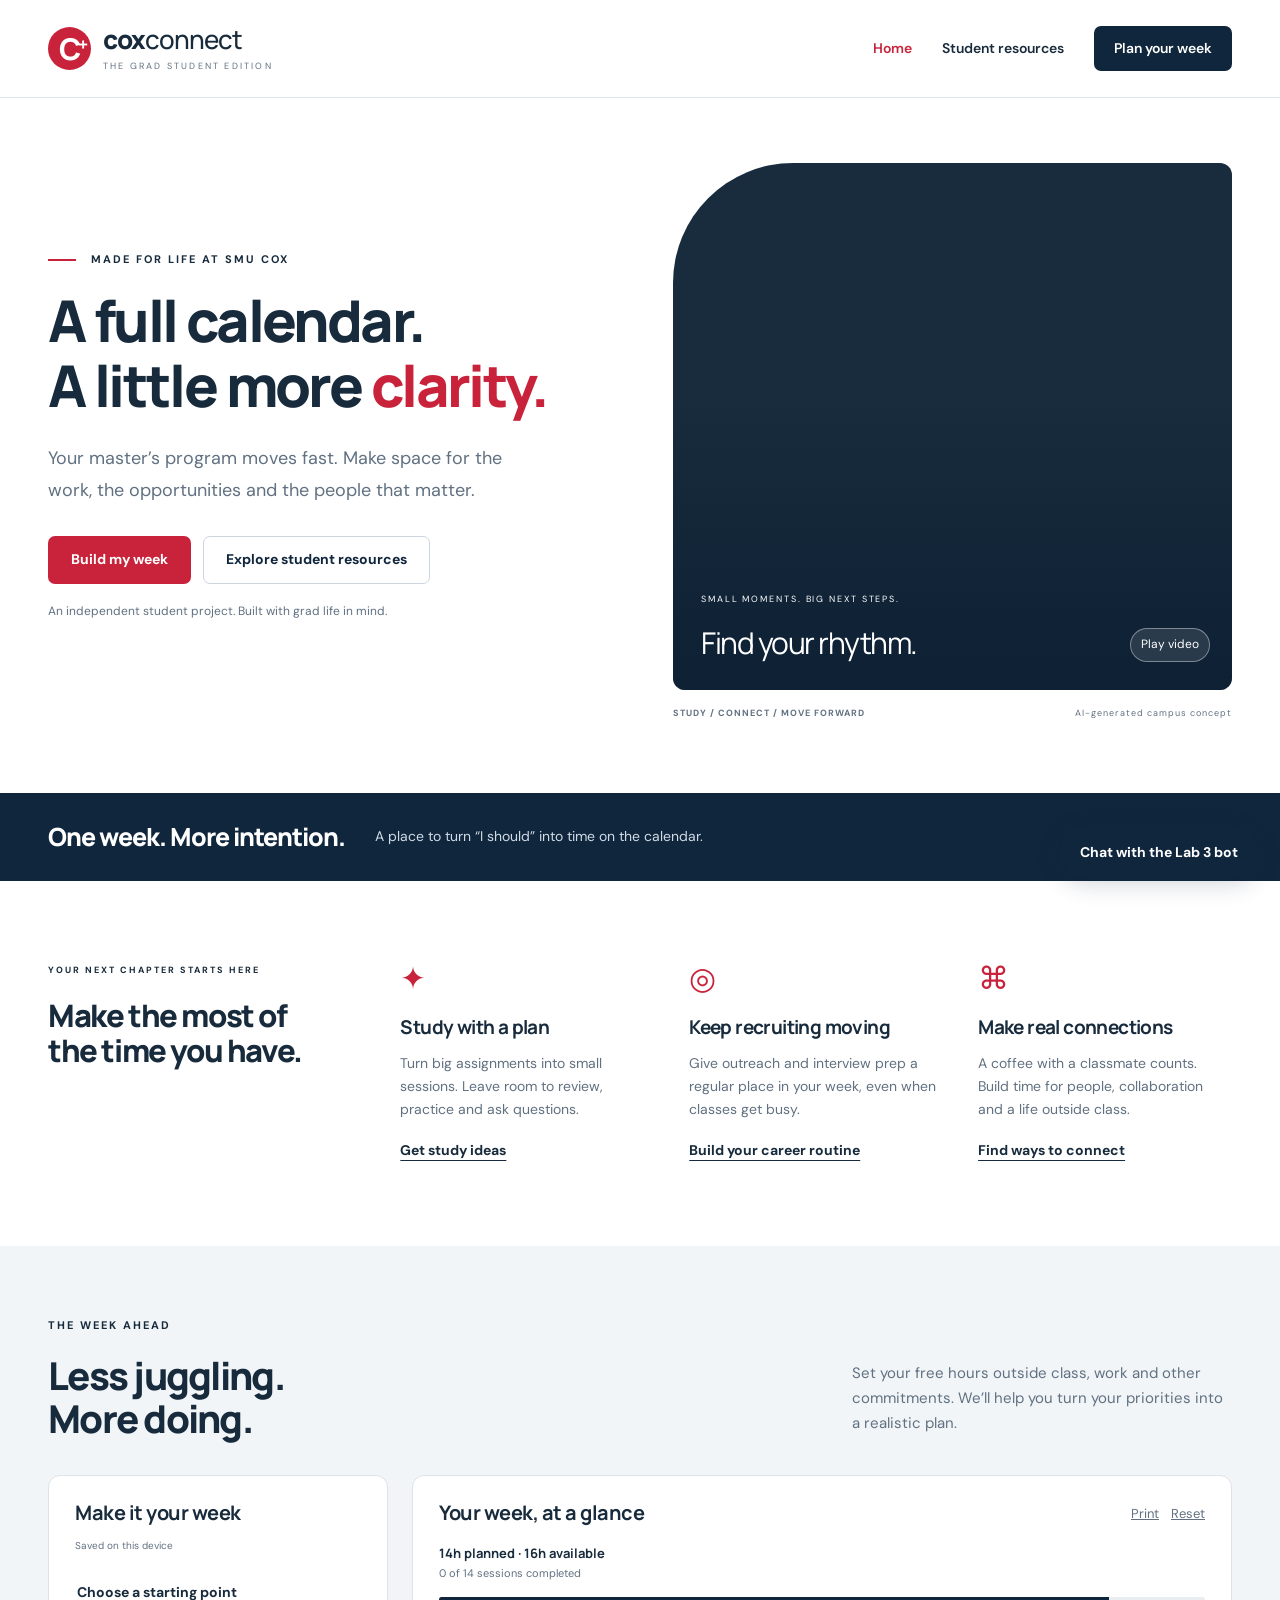
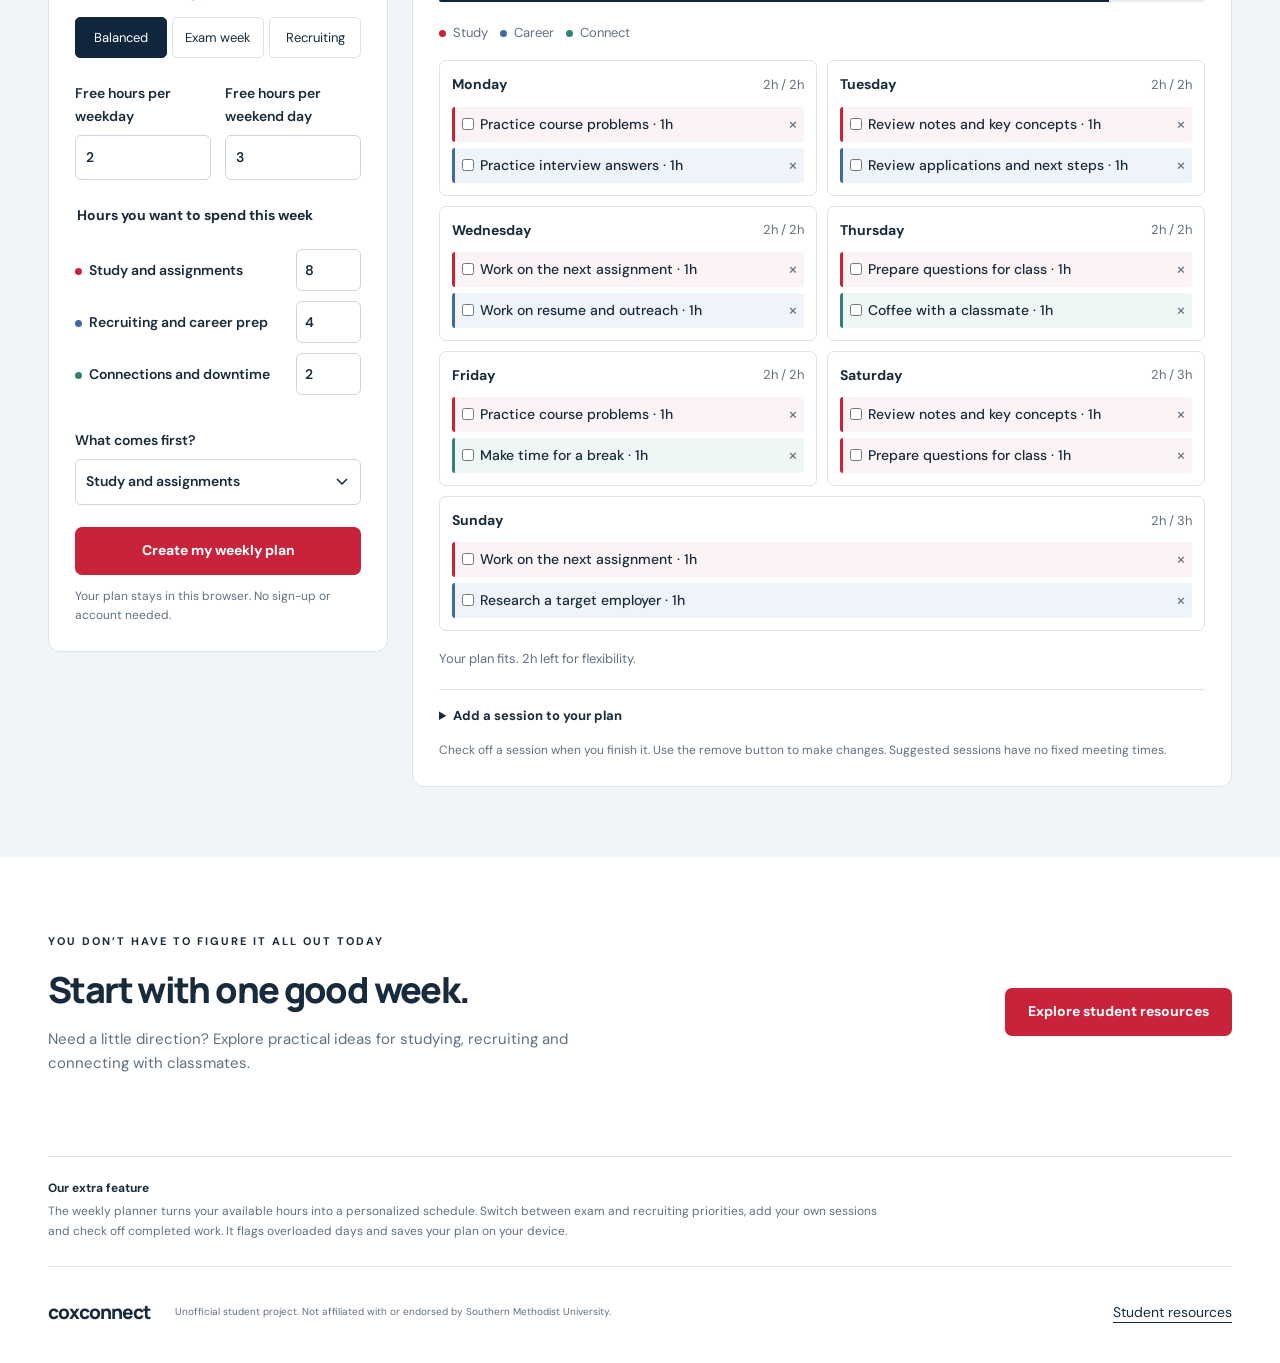
<file: index.html>
<!doctype html>
<html lang="en"><head><meta charset="utf-8"><meta name="viewport" content="width=device-width,initial-scale=1"><meta name="description" content="Cox Connect helps SMU graduate students make room for studying, recruiting and the people who make it worthwhile."><meta name="theme-color" content="#10263d"><title>Cox Connect | Make room for what’s next</title><link rel="stylesheet" href="styles.css?v=2"><script src="video.js?v=1" defer></script><script src="app.js?v=2" defer></script></head>
<body><a class="skip" href="#main">Skip to content</a><header class="site-header"><a href="index.html" class="wordmark" aria-label="Cox Connect home"><span class="brand-icon" aria-hidden="true">C<span>+</span></span><span>cox<span class="brand-light">connect</span><small>THE GRAD STUDENT EDITION</small></span></a><nav aria-label="Main navigation"><a href="index.html" aria-current="page">Home</a><a href="resources.html">Student resources</a><a class="nav-cta" href="#planner">Plan your week</a></nav></header>
<main id="main"><section class="hero wrap"><div class="hero-copy"><span class="eyebrow"><span class="tiny-line"></span> MADE FOR LIFE AT SMU COX</span><h1>A full calendar.<br>A little more <em>clarity.</em></h1><p>Your master’s program moves fast. Make space for the work, the opportunities and the people that matter.</p><div class="hero-actions"><a class="button primary" href="#planner">Build my week</a><a class="button secondary" href="resources.html">Explore student resources</a></div><p class="micro">An independent student project. Built with grad life in mind.</p></div><div class="hero-media"><div class="video-frame"><video id="campus-video" autoplay loop muted playsinline preload="auto" aria-label="AI-generated scene of graduate students collaborating on a campus"></video><div class="video-shade"></div><div class="film-caption"><span>SMALL MOMENTS. BIG NEXT STEPS.</span><p>Find your rhythm.</p></div><button id="video-toggle" class="video-toggle" aria-label="Pause campus video">Pause video</button></div><div class="media-note"><span>STUDY / CONNECT / MOVE FORWARD</span><span>AI-generated campus concept</span></div></div></section>
<section class="mission-band"><div class="wrap band-content"><h2>One week. More intention.</h2><p>A place to turn “I should” into time on the calendar.</p><a href="resources.html">Find your starting point</a></div></section>
<section class="wrap pathways" aria-labelledby="path-heading"><div class="section-intro"><span class="eyebrow">YOUR NEXT CHAPTER STARTS HERE</span><h2 id="path-heading">Make the most of<br>the time you have.</h2></div><div class="pathway"><span class="path-symbol" aria-hidden="true">✦</span><h3>Study with a plan</h3><p>Turn big assignments into small sessions. Leave room to review, practice and ask questions.</p><a href="resources.html#study">Get study ideas</a></div><div class="pathway"><span class="path-symbol" aria-hidden="true">◎</span><h3>Keep recruiting moving</h3><p>Give outreach and interview prep a regular place in your week, even when classes get busy.</p><a href="resources.html#career">Build your career routine</a></div><div class="pathway"><span class="path-symbol" aria-hidden="true">⌘</span><h3>Make real connections</h3><p>A coffee with a classmate counts. Build time for people, collaboration and a life outside class.</p><a href="resources.html#connect">Find ways to connect</a></div></section>
<section class="planner-section" id="planner" aria-labelledby="planner-heading"><div class="wrap"><div class="planner-heading"><div><span class="eyebrow">THE WEEK AHEAD</span><h2 id="planner-heading">Less juggling.<br>More doing.</h2></div><p>Set your free hours outside class, work and other commitments. We’ll help you turn your priorities into a realistic plan.</p></div><div class="planner-layout"><form id="planner-form" class="planner-controls"><div class="control-top"><h3>Make it your week</h3><span class="local-badge">Saved on this device</span></div><fieldset><legend>Choose a starting point</legend><div class="preset-group"><button type="button" data-preset="balanced" aria-pressed="true">Balanced</button><button type="button" data-preset="exams" aria-pressed="false">Exam week</button><button type="button" data-preset="recruiting" aria-pressed="false">Recruiting</button></div></fieldset><div class="form-row"><label>Free hours per weekday<input id="weekday-hours" name="weekday" type="number" min="0" max="12" step="0.5" value="2" required></label><label>Free hours per weekend day<input id="weekend-hours" name="weekend" type="number" min="0" max="12" step="0.5" value="3" required></label></div><fieldset><legend>Hours you want to spend this week</legend><label class="inline-label"><span><i class="category-dot study"></i>Study and assignments</span><input id="study-hours" name="study" type="number" min="0" max="60" step="0.5" value="8" required aria-label="Study and assignments hours"></label><label class="inline-label"><span><i class="category-dot career"></i>Recruiting and career prep</span><input id="career-hours" name="career" type="number" min="0" max="60" step="0.5" value="4" required aria-label="Recruiting and career prep hours"></label><label class="inline-label"><span><i class="category-dot connect"></i>Connections and downtime</span><input id="connect-hours" name="connect" type="number" min="0" max="60" step="0.5" value="2" required aria-label="Connections and downtime hours"></label></fieldset><label>What comes first?<select id="priority" name="priority"><option value="study">Study and assignments</option><option value="career">Recruiting and career prep</option><option value="connect">Connections and downtime</option></select></label><button class="button primary full-width" type="submit">Create my weekly plan</button><p class="micro">Your plan stays in this browser. No sign-up or account needed.</p></form><div class="planner-results"><div class="results-top"><h3>Your week, at a glance</h3><div class="plan-actions"><button id="print-plan" type="button">Print</button><button id="reset-plan" type="button">Reset</button></div></div><div id="budget-summary" class="budget-summary" aria-live="polite"></div><div class="capacity-track" aria-hidden="true"><span id="capacity-fill"></span></div><div class="legend"><span><i class="category-dot study"></i>Study</span><span><i class="category-dot career"></i>Career</span><span><i class="category-dot connect"></i>Connect</span></div><div id="week-grid" class="week-grid"></div><p id="plan-status" class="plan-status" role="status"></p><details class="edit-plan"><summary>Add a session to your plan</summary><div class="session-form"><label>Day<select id="session-day"><option value="0">Monday</option><option value="1">Tuesday</option><option value="2">Wednesday</option><option value="3">Thursday</option><option value="4">Friday</option><option value="5">Saturday</option><option value="6">Sunday</option></select></label><label>Category<select id="session-category"><option value="study">Study</option><option value="career">Career</option><option value="connect">Connect</option></select></label><label class="wide-field">Session name<input id="session-name" maxlength="70" placeholder="Practice finance problems"></label><label>Hours<input id="session-hours" type="number" min="0.5" max="12" step="0.5" value="1"></label><button type="button" id="add-session" class="button secondary">Add session</button></div></details><p class="micro">Check off a session when you finish it. Use the remove button to make changes. Suggested sessions have no fixed meeting times.</p></div></div></div></section>
<section class="wrap closer"><div><span class="eyebrow">YOU DON’T HAVE TO FIGURE IT ALL OUT TODAY</span><h2>Start with one good week.</h2><p>Need a little direction? Explore practical ideas for studying, recruiting and connecting with classmates.</p></div><a href="resources.html" class="button primary">Explore student resources</a></section>
<section class="feature-note wrap"><p><span>Our extra feature</span> The weekly planner turns your available hours into a personalized schedule. Switch between exam and recruiting priorities, add your own sessions and check off completed work. It flags overloaded days and saves your plan on your device.</p></section></main>
<footer class="site-footer wrap"><a class="footer-brand" href="index.html">coxconnect</a><p>Unofficial student project. Not affiliated with or endorsed by Southern Methodist University.</p><a href="resources.html">Student resources</a></footer>
<!-- CHATLING_EMBED -->
</body></html>
</file>
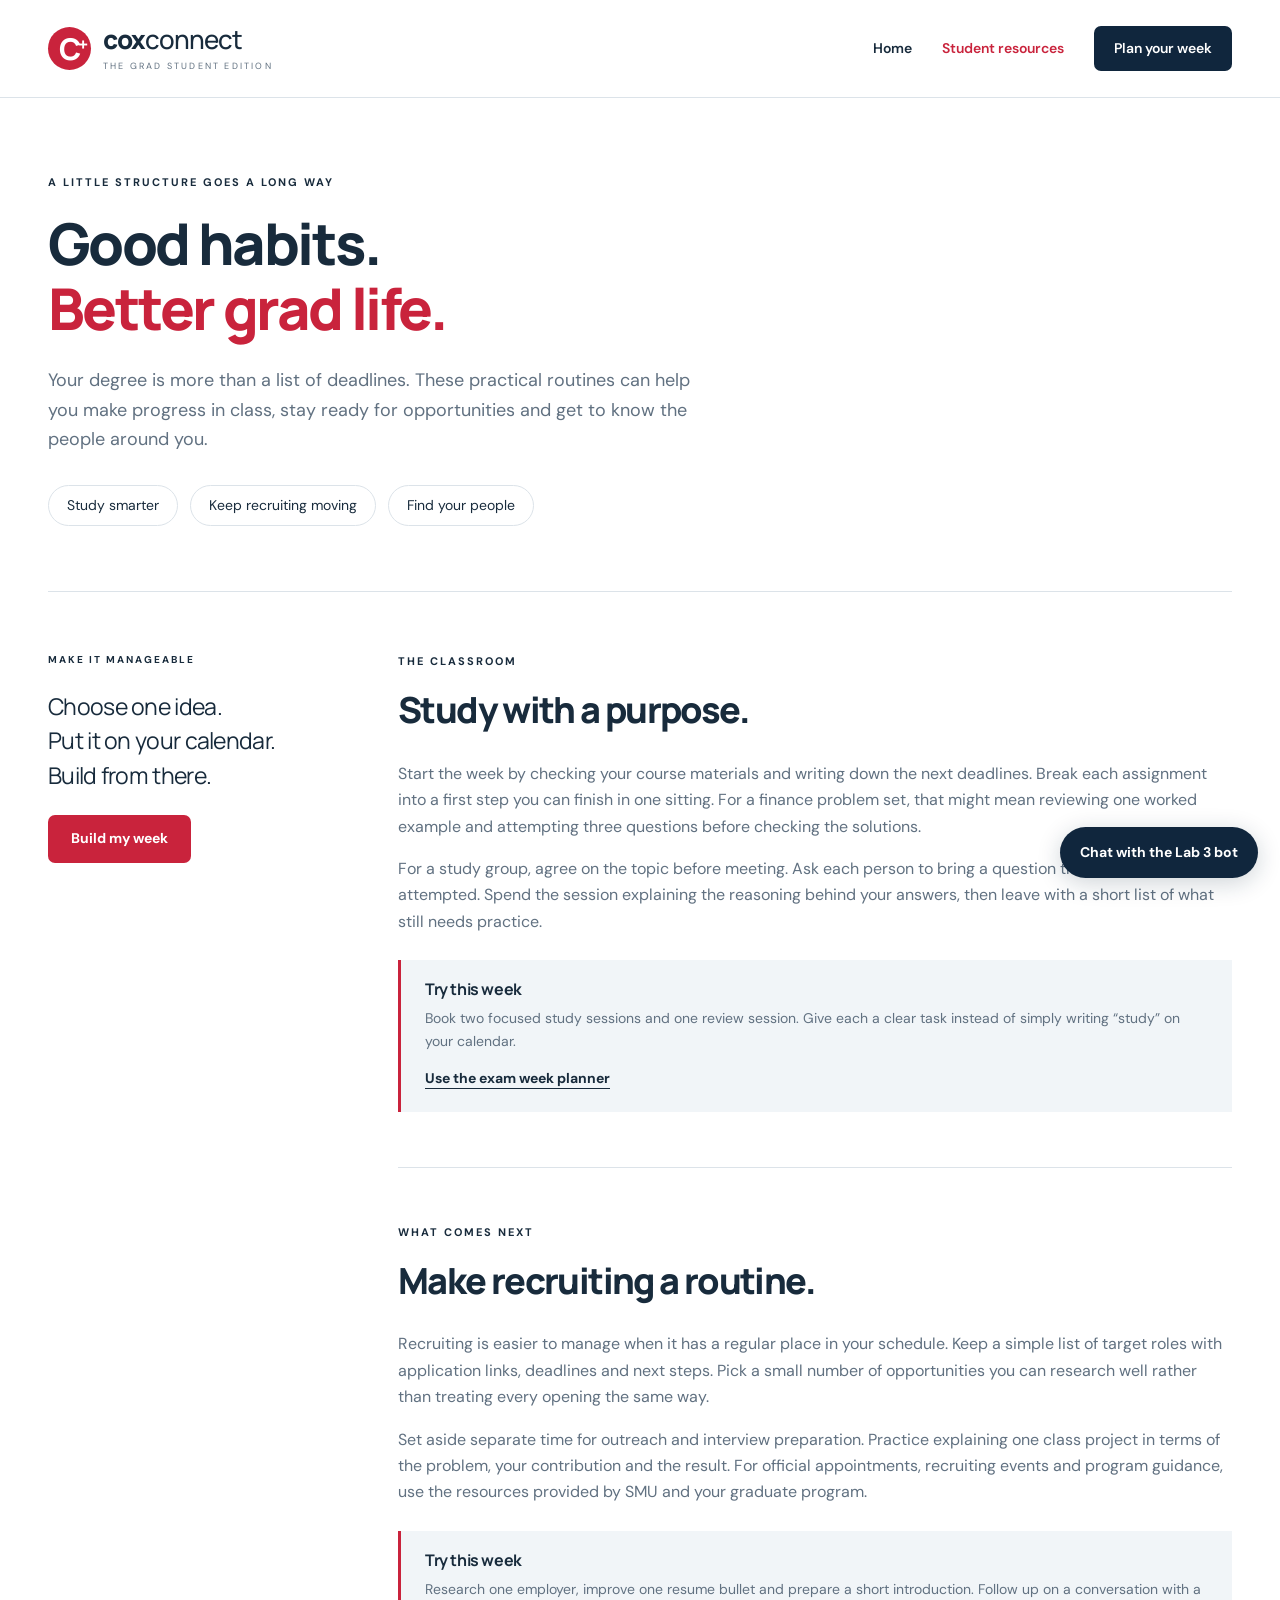
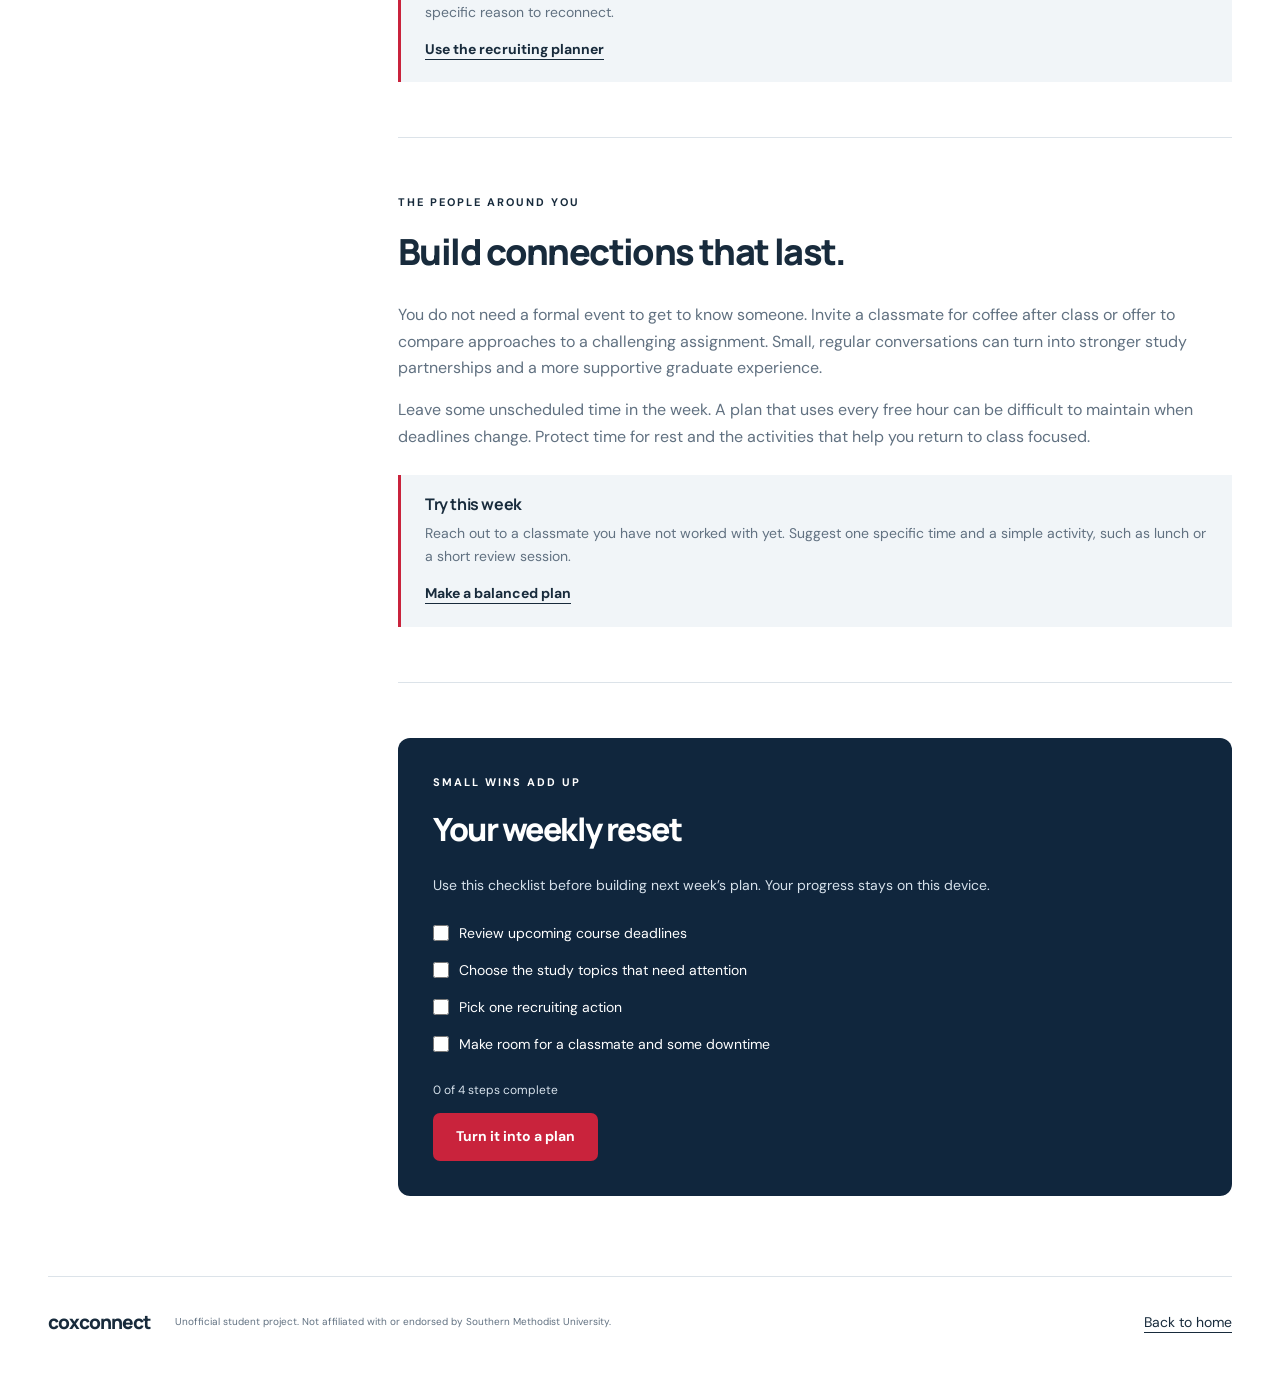
<file: resources.html>
<!doctype html><html lang="en"><head><meta charset="utf-8"><meta name="viewport" content="width=device-width,initial-scale=1"><meta name="description" content="Practical study, career and connection ideas for SMU Cox graduate students."><meta name="theme-color" content="#10263d"><title>Student Resources | Cox Connect</title><link rel="stylesheet" href="styles.css?v=2"><script src="app.js?v=2" defer></script></head><body><a class="skip" href="#main">Skip to content</a><header class="site-header"><a href="index.html" class="wordmark" aria-label="Cox Connect home"><span class="brand-icon" aria-hidden="true">C<span>+</span></span><span>cox<span class="brand-light">connect</span><small>THE GRAD STUDENT EDITION</small></span></a><nav aria-label="Main navigation"><a href="index.html">Home</a><a href="resources.html" aria-current="page">Student resources</a><a class="nav-cta" href="index.html#planner">Plan your week</a></nav></header><main id="main"><section class="resource-hero wrap"><span class="eyebrow">A LITTLE STRUCTURE GOES A LONG WAY</span><h1>Good habits.<br><em>Better grad life.</em></h1><p>Your degree is more than a list of deadlines. These practical routines can help you make progress in class, stay ready for opportunities and get to know the people around you.</p><div class="topic-links"><a href="#study">Study smarter</a><a href="#career">Keep recruiting moving</a><a href="#connect">Find your people</a></div></section><div class="wrap resource-content"><aside class="resource-sidebar"><span class="eyebrow">MAKE IT MANAGEABLE</span><p>Choose one idea.<br>Put it on your calendar.<br>Build from there.</p><a href="index.html#planner" class="button primary">Build my week</a></aside><div class="resource-articles"><article id="study"><span class="eyebrow">THE CLASSROOM</span><h2>Study with a purpose.</h2><p>Start the week by checking your course materials and writing down the next deadlines. Break each assignment into a first step you can finish in one sitting. For a finance problem set, that might mean reviewing one worked example and attempting three questions before checking the solutions.</p><p>For a study group, agree on the topic before meeting. Ask each person to bring a question they have already attempted. Spend the session explaining the reasoning behind your answers, then leave with a short list of what still needs practice.</p><div class="try-this"><h3>Try this week</h3><p>Book two focused study sessions and one review session. Give each a clear task instead of simply writing “study” on your calendar.</p><a href="index.html?preset=exams#planner">Use the exam week planner</a></div></article><article id="career"><span class="eyebrow">WHAT COMES NEXT</span><h2>Make recruiting a routine.</h2><p>Recruiting is easier to manage when it has a regular place in your schedule. Keep a simple list of target roles with application links, deadlines and next steps. Pick a small number of opportunities you can research well rather than treating every opening the same way.</p><p>Set aside separate time for outreach and interview preparation. Practice explaining one class project in terms of the problem, your contribution and the result. For official appointments, recruiting events and program guidance, use the resources provided by SMU and your graduate program.</p><div class="try-this"><h3>Try this week</h3><p>Research one employer, improve one resume bullet and prepare a short introduction. Follow up on a conversation with a specific reason to reconnect.</p><a href="index.html?preset=recruiting#planner">Use the recruiting planner</a></div></article><article id="connect"><span class="eyebrow">THE PEOPLE AROUND YOU</span><h2>Build connections that last.</h2><p>You do not need a formal event to get to know someone. Invite a classmate for coffee after class or offer to compare approaches to a challenging assignment. Small, regular conversations can turn into stronger study partnerships and a more supportive graduate experience.</p><p>Leave some unscheduled time in the week. A plan that uses every free hour can be difficult to maintain when deadlines change. Protect time for rest and the activities that help you return to class focused.</p><div class="try-this"><h3>Try this week</h3><p>Reach out to a classmate you have not worked with yet. Suggest one specific time and a simple activity, such as lunch or a short review session.</p><a href="index.html?preset=balanced#planner">Make a balanced plan</a></div></article><section class="resource-checklist" aria-labelledby="checklist-heading"><span class="eyebrow">SMALL WINS ADD UP</span><h2 id="checklist-heading">Your weekly reset</h2><p>Use this checklist before building next week’s plan. Your progress stays on this device.</p><div class="checklist-items"><label><input type="checkbox" data-reset-check="deadlines"> Review upcoming course deadlines</label><label><input type="checkbox" data-reset-check="study"> Choose the study topics that need attention</label><label><input type="checkbox" data-reset-check="career"> Pick one recruiting action</label><label><input type="checkbox" data-reset-check="people"> Make room for a classmate and some downtime</label></div><p id="checklist-progress" role="status"></p><a class="button primary" href="index.html#planner">Turn it into a plan</a></section></div></div></main><footer class="site-footer wrap"><a class="footer-brand" href="index.html">coxconnect</a><p>Unofficial student project. Not affiliated with or endorsed by Southern Methodist University.</p><a href="index.html">Back to home</a></footer><!-- CHATLING_EMBED --></body></html>
</file>
<file: styles.css>
@import url('https://fonts.googleapis.com/css2?family=DM+Sans:wght@400;500;600;700&family=Manrope:wght@400;500;600;700;800&display=swap');
:root{--navy:#10263d;--ink:#182b3c;--red:#c9233c;--muted:#617181;--line:#dce3e9;--soft:#f1f5f8;--blue:#4168a3;--green:#328176;--radius:18px}*{box-sizing:border-box}html{scroll-behavior:smooth;scroll-padding-top:104px}body{margin:0;color:var(--ink);background:#fff;font-family:'DM Sans',Arial,sans-serif;font-size:16px;line-height:1.65}button,input,select{font:inherit}button,a,input,select,summary{touch-action:manipulation}a{color:inherit;text-underline-offset:5px}button,a{ -webkit-tap-highlight-color:transparent}button{cursor:pointer}button:disabled{cursor:default}button:focus-visible,a:focus-visible,input:focus-visible,select:focus-visible,summary:focus-visible{outline:3px solid #e68a46;outline-offset:4px}h1,h2,h3,p{margin-top:0}h1,h2,h3{font-family:Manrope,Arial,sans-serif;line-height:1.13;letter-spacing:-.045em}h1{font-size:clamp(44px,4.5vw,76px);font-weight:800;margin-bottom:25px}h2{font-size:clamp(32px,3vw,48px);font-weight:800}h3{font-size:21px;letter-spacing:-.025em}em{font-style:normal;color:var(--red)}.wrap{width:min(1240px,calc(100% - 96px));margin:auto}.skip{position:fixed;top:-100px;left:16px;background:white;padding:12px;z-index:100}.skip:focus{top:10px}.site-header{display:flex;align-items:center;justify-content:space-between;padding:25px 48px;max-width:1440px;margin:auto;border-bottom:1px solid var(--line);gap:30px}.wordmark{display:flex;gap:12px;align-items:center;font-family:Manrope,sans-serif;font-size:26px;font-weight:800;text-decoration:none;letter-spacing:-1px;line-height:1.1}.brand-light{font-weight:500}.wordmark small{display:block;font:9px 'DM Sans',sans-serif;letter-spacing:2.2px;margin-top:6px;color:var(--muted)}.brand-icon{width:43px;height:43px;background:var(--red);color:white;border-radius:50%;position:relative;text-align:center;line-height:43px;font-size:30px}.brand-icon>span{font-size:18px;position:absolute;right:4px;top:-4px}.site-header nav{display:flex;align-items:center;gap:30px;font-size:14px;font-weight:600}.site-header nav a{text-decoration:none}.site-header nav a[aria-current]{color:var(--red)}.site-header nav .nav-cta{padding:11px 20px;background:var(--navy);color:white;border-radius:7px}.eyebrow{font-size:11px;letter-spacing:2px;font-weight:700;display:block;margin-bottom:20px}.tiny-line{display:inline-block;width:28px;height:2px;background:var(--red);vertical-align:middle;margin-right:10px}.hero{display:grid;grid-template-columns:1.02fr 1fr;align-items:center;gap:55px;padding-top:65px;padding-bottom:72px}.hero-copy>p{max-width:475px;font-size:18px;color:var(--muted);line-height:1.75}.hero-actions{display:flex;flex-wrap:wrap;gap:12px;margin:30px 0 18px}.button{display:inline-flex;align-items:center;justify-content:center;min-height:48px;padding:13px 22px;border-radius:7px;text-decoration:none;border:1px solid transparent;font-size:14px;font-weight:700;line-height:1.4;transition:background .2s,transform .2s}.button:hover{transform:translateY(-2px)}.primary{background:var(--red);color:#fff}.primary:hover{background:#ab1d33}.secondary{color:var(--navy);background:white;border-color:#ccd5df}.secondary:hover{background:var(--soft)}.hero-copy>p.micro,.micro{font-size:12px;line-height:1.6;color:var(--muted)}.hero-media{min-width:0}.video-frame{position:relative;aspect-ratio:1.06;min-height:350px;background:#192c3d;border-radius:120px 12px 12px 12px;overflow:hidden}video{width:100%;height:100%;object-fit:cover;position:absolute;inset:0}.video-shade{position:absolute;inset:0;background:linear-gradient(180deg,transparent 42%,#081b30aa)}.film-caption{position:absolute;bottom:22px;left:28px;color:white}.film-caption span{font-size:9px;letter-spacing:1.9px}.film-caption p{font-family:Manrope,sans-serif;font-size:30px;letter-spacing:-1.5px;margin:8px 0 0}.video-toggle{position:absolute;bottom:28px;right:22px;background:#ffffff1c;border:1px solid #ffffff66;color:white;border-radius:30px;font-size:11px;padding:6px 10px}.media-note{display:flex;justify-content:space-between;gap:10px;margin-top:16px;font-size:9px;letter-spacing:1px;color:var(--muted)}.media-note span:first-child{font-weight:700}.mission-band{background:var(--navy);color:white}.band-content{padding-top:30px;padding-bottom:30px;display:flex;align-items:center;gap:30px}.band-content h2{font-size:25px;margin:0;letter-spacing:-1px;white-space:nowrap}.band-content p{font-size:14px;color:#d0dbe5;margin:0;flex:1}.band-content a{font-size:13px;font-weight:600;white-space:nowrap}.pathways{padding-top:82px;padding-bottom:82px;display:grid;grid-template-columns:1.25fr 1fr 1fr 1fr;gap:35px}.section-intro .eyebrow{font-size:9px}.section-intro h2{font-size:31px}.pathway h3{font-size:19px;letter-spacing:-.6px;margin:20px 0 13px}.pathway p{font-size:14px;color:var(--muted);margin-bottom:16px}.pathway a{font-size:12px;font-weight:700}.path-symbol{font-size:31px;color:var(--red);line-height:1}.planner-section{background:var(--soft);padding:70px 0}.planner-heading{display:flex;justify-content:space-between;gap:50px;align-items:end;margin-bottom:35px}.planner-heading h2{margin-bottom:0}.planner-heading>p{max-width:380px;font-size:15px;color:var(--muted);margin-bottom:5px}.planner-layout{display:grid;grid-template-columns:340px 1fr;gap:24px;align-items:start}.planner-controls{background:white;border:1px solid var(--line);border-radius:12px;padding:26px}.control-top h3{font-size:20px;margin-bottom:6px}.local-badge{font-size:10px;color:var(--muted)}fieldset{border:none;padding:0;margin:24px 0}legend{font-size:12px;font-weight:700;margin-bottom:12px}label{font-size:12px;font-weight:600;display:block}input,select{border:1px solid #cbd5df;border-radius:6px;color:var(--ink);background:white;padding:10px;width:100%;margin-top:7px;font-size:14px;min-height:42px}select{appearance:none;background-image:url("data:image/svg+xml,%3Csvg xmlns='http://www.w3.org/2000/svg' width='12' height='8' viewBox='0 0 12 8'%3E%3Cpath d='m1 1 5 5 5-5' fill='none' stroke='%2310263d' stroke-width='1.5'/%3E%3C/svg%3E");background-repeat:no-repeat;background-position:right 12px center;padding-right:30px}.preset-group{display:flex;gap:5px}.preset-group button{background:white;border:1px solid var(--line);border-radius:5px;padding:9px 8px;font-size:11px;flex:1;color:var(--ink)}.preset-group button[aria-pressed=true]{background:var(--navy);border-color:var(--navy);color:white}.form-row{display:grid;grid-template-columns:1fr 1fr;gap:14px}.inline-label{display:flex;align-items:center;justify-content:space-between;gap:10px;margin:10px 0;font-size:11px}.inline-label input{width:65px;margin:0;padding:7px 8px}.category-dot{display:inline-block;width:7px;height:7px;border-radius:50%;margin-right:7px}.study{background:var(--red)}.career{background:var(--blue)}.connect{background:var(--green)}.full-width{width:100%;margin:22px 0 12px}.planner-controls .micro{font-size:10px;margin-bottom:0}.planner-results{min-width:0;background:white;border:1px solid var(--line);border-radius:12px;padding:26px}.results-top{display:flex;justify-content:space-between;gap:10px;align-items:center;margin-bottom:18px}.results-top h3{font-size:20px;margin:0}.plan-actions{display:flex;gap:12px}.plan-actions button{border:0;background:none;padding:0;color:var(--muted);font-size:11px;text-decoration:underline}.budget-summary{font-size:13px;min-height:42px}.budget-summary strong{font-family:Manrope,sans-serif}.budget-summary small{display:block;font-size:11px;color:var(--muted)}.capacity-track{height:5px;border-radius:5px;background:#e9eef2;margin:12px 0 20px;overflow:hidden}.capacity-track>span{display:block;height:100%;background:var(--navy);transition:width .3s}.capacity-track>span.overload{background:var(--red)}.legend{display:flex;gap:16px;font-size:10px;color:var(--muted);margin-bottom:17px}.week-grid{display:grid;grid-template-columns:repeat(2,minmax(0,1fr));gap:10px}.day{border:1px solid var(--line);border-radius:7px;padding:12px;min-width:0}.day-header{display:flex;align-items:center;justify-content:space-between;font-size:12px;margin-bottom:10px;gap:8px}.day-header h4{font-size:12px;margin:0}.day-header small{font-size:10px;color:var(--muted)}.day-header .overload-text{color:#ae2139;font-weight:700}.day:last-child{grid-column:1/-1}.session{position:relative;border-left:3px solid var(--red);background:#fcf3f5;border-radius:3px;padding:7px 24px 7px 7px;font-size:10px;line-height:1.5;margin-top:6px;overflow-wrap:anywhere}.session.career-session{border-color:var(--blue);background:#eff3fa}.session.connect-session{border-color:var(--green);background:#eff7f5}.session>label{display:flex;gap:6px;font-weight:500;font-size:10px;align-items:start;cursor:pointer}.session input{width:12px;height:12px;min-height:12px;margin:2px 0 0;flex-shrink:0;accent-color:var(--navy)}.session.done label span{text-decoration:line-through;opacity:.55}.session>button{position:absolute;right:4px;top:6px;border:0;color:#657280;background:transparent;font-size:15px;line-height:1;padding:2px}.empty-day{font-size:11px;color:var(--muted);margin:0;padding:10px 0}.plan-status{margin:17px 0 0;font-size:12px;color:var(--muted)}.plan-status.warning{color:#a52135}.edit-plan{margin-top:20px;border-top:1px solid var(--line);padding-top:15px}.edit-plan summary{font-size:12px;font-weight:700;cursor:pointer}.session-form{display:grid;grid-template-columns:1fr 1fr;gap:12px;margin-top:15px}.session-form .wide-field{grid-column:1/-1}.session-form button{font-size:12px;padding:8px}.planner-results>.micro{font-size:10px;margin:14px 0 0}.closer{padding-top:75px;padding-bottom:65px;display:flex;align-items:center;justify-content:space-between;gap:45px}.closer h2{font-size:36px;margin-bottom:16px}.closer p{max-width:600px;color:var(--muted);font-size:15px}.closer .button{white-space:nowrap}.feature-note{border-top:1px solid var(--line);padding-top:22px;padding-bottom:24px}.feature-note p{font-size:12px;max-width:850px;color:var(--muted);margin:0}.feature-note span{font-weight:700;color:var(--ink);display:block;margin-bottom:3px}.site-footer{display:flex;align-items:center;gap:25px;border-top:1px solid var(--line);padding-top:30px;padding-bottom:35px}.footer-brand{font-family:Manrope,sans-serif;font-weight:800;letter-spacing:-1px;text-decoration:none;font-size:19px}.site-footer p{font-size:10px;color:var(--muted);margin:0;flex:1}.site-footer>a:last-child{font-size:11px}.resource-hero{padding-top:75px;padding-bottom:65px;max-width:1240px}.resource-hero p{font-size:18px;color:var(--muted);max-width:650px}.topic-links{display:flex;flex-wrap:wrap;gap:12px;margin-top:30px}.topic-links a{border:1px solid var(--line);border-radius:30px;padding:8px 18px;font-size:12px;text-decoration:none}.topic-links a:hover{background:var(--soft)}.resource-content{display:grid;grid-template-columns:250px 1fr;gap:100px;border-top:1px solid var(--line);padding-top:60px;padding-bottom:80px}.resource-sidebar{position:sticky;top:35px;align-self:start}.resource-sidebar .eyebrow{font-size:10px}.resource-sidebar p{font-family:Manrope,sans-serif;font-size:23px;letter-spacing:-.7px;line-height:1.5}.resource-articles article{padding-bottom:55px;margin-bottom:55px;border-bottom:1px solid var(--line)}.resource-articles h2{font-size:36px}.resource-articles p{color:var(--muted);font-size:16px}.try-this{border-left:3px solid var(--red);background:var(--soft);padding:20px 24px;margin-top:25px}.try-this h3{font-size:16px;margin-bottom:9px}.try-this p{font-size:14px;margin-bottom:12px}.try-this a{font-size:12px;font-weight:700}.resource-checklist{background:var(--navy);color:white;padding:35px;border-radius:12px}.resource-checklist p{color:#d6e1eb;font-size:14px}.resource-checklist h2{font-size:32px}.checklist-items{margin:25px 0}.checklist-items label{display:flex;gap:10px;align-items:center;font-size:14px;margin:14px 0;font-weight:400;cursor:pointer}.checklist-items input{width:16px;height:16px;min-height:16px;margin:0;accent-color:var(--red)}#checklist-progress{font-size:12px}.storage-warning{color:#a52135}
@media(min-width:1500px){.hero{padding-top:90px;padding-bottom:90px}.video-frame{aspect-ratio:1.1}.hero h1{font-size:76px}}@media(max-width:1100px){.wrap{width:calc(100% - 64px)}.site-header{padding:22px 32px}.hero{gap:30px}.hero h1{font-size:52px}.hero-copy>p{font-size:16px}.hero-actions .button{font-size:12px;padding:12px 15px}.pathways{grid-template-columns:1fr 1fr 1fr}.section-intro{grid-column:1/-1}.section-intro h2 br{display:none}.planner-layout{grid-template-columns:300px 1fr}.planner-controls,.planner-results{padding:20px}.week-grid{grid-template-columns:1fr}.day:last-child{grid-column:auto}.band-content{gap:20px}.band-content h2{font-size:23px}.band-content p{font-size:12px}.resource-content{gap:50px;grid-template-columns:220px 1fr}}
@media(max-width:760px){.wrap{width:calc(100% - 40px)}.site-header{padding:18px 20px;flex-wrap:wrap;gap:18px}.wordmark{font-size:23px}.brand-icon{width:37px;height:37px;font-size:26px;line-height:37px}.site-header nav{width:100%;gap:20px;font-size:12px}.site-header nav .nav-cta{margin-left:auto;padding:9px 12px}.hero{grid-template-columns:1fr;padding-top:40px;padding-bottom:38px;gap:30px}.hero h1{font-size:clamp(43px,10vw,65px)}.hero-copy>p{max-width:95%}.video-frame{min-height:0;aspect-ratio:1.35;border-top-left-radius:90px}.film-caption p{font-size:25px}.media-note{font-size:8px;letter-spacing:.6px}.hero-actions .button{font-size:13px}.band-content{display:block;padding-top:28px;padding-bottom:28px}.band-content p{font-size:14px;margin:9px 0 14px}.pathways{grid-template-columns:1fr;padding-top:45px;padding-bottom:45px;gap:28px}.section-intro{grid-column:auto}.section-intro h2{margin-bottom:5px}.pathway{border-top:1px solid var(--line);padding-top:20px}.path-symbol{float:right}.pathway h3{margin-top:0}.pathway p{max-width:500px}.planner-section{padding:45px 0}.planner-heading{display:block}.planner-heading h2{font-size:38px}.planner-heading>p{margin:20px 0 0;max-width:500px}.planner-layout{grid-template-columns:1fr}.planner-controls{padding:24px}.planner-results{padding:20px}.week-grid{grid-template-columns:1fr 1fr}.day:last-child{grid-column:1/-1}.preset-group button{font-size:13px}.inline-label{font-size:13px}.planner-controls label,.planner-controls legend{font-size:13px}.planner-controls .micro,.planner-results>.micro{font-size:12px}.local-badge{font-size:11px}.closer{display:block;padding-top:45px;padding-bottom:40px}.closer h2{font-size:32px}.closer .button{margin-top:8px}.site-footer{flex-wrap:wrap;gap:16px}.site-footer p{flex-basis:100%;order:2}.resource-hero{padding-top:45px;padding-bottom:40px}.resource-hero p{font-size:16px}.resource-content{grid-template-columns:1fr;padding-top:35px;gap:40px}.resource-sidebar{position:static}.resource-sidebar p{font-size:22px}.resource-articles h2{font-size:31px}.resource-articles article{padding-bottom:35px;margin-bottom:35px}.resource-checklist{padding:25px}}
@media(max-width:420px){.week-grid{grid-template-columns:1fr}.day:last-child{grid-column:auto}.hero-actions{flex-direction:column}.hero-actions .button{width:100%}.site-header nav{gap:14px;font-size:11px}.session>label{font-size:12px}.day-header h4{font-size:14px}.day-header small{font-size:12px}.legend{font-size:12px}.results-top h3{font-size:18px}.media-note{flex-wrap:wrap}.resource-checklist h2{font-size:28px}}@media(prefers-reduced-motion:reduce){html{scroll-behavior:auto}*{transition:none!important}}@media print{.site-header,.hero,.mission-band,.pathways,.planner-heading,.planner-controls,.closer,.feature-note,.site-footer,.plan-actions,.edit-plan,.legend,.planner-results>.micro,iframe,[id*=chatling]{display:none!important}.wrap{width:100%}.planner-section{padding:0;background:white}.planner-layout{display:block}.planner-results{border:none}.week-grid{grid-template-columns:1fr 1fr}.session{break-inside:avoid}.day{break-inside:avoid}.session>button{display:none}.planner-results:before{content:'Cox Connect weekly plan';display:block;font-size:28px;font-weight:700;margin-bottom:25px}.session>label{font-size:12px}.day-header h4{font-size:14px}}
/* Readable controls at every screen size. */
label,legend,.inline-label,.planner-controls label,.planner-controls legend{font-size:14px}.session>label,.day-header h4{font-size:14px}.day-header small,.empty-day,.plan-status,.budget-summary,.legend,.edit-plan summary,.preset-group button,.plan-actions button{font-size:13px}.session>label input{margin-top:4px}.session>button{font-size:18px}.planner-results>.micro,.planner-controls .micro{font-size:12px}.pathway a,.try-this a,.topic-links a,.site-footer>a:last-child{font-size:14px}.session-form button{font-size:14px}.legend{gap:12px}.video-toggle{font-size:12px}
.chat-launcher{position:fixed;right:22px;bottom:22px;z-index:40;border:0;background:var(--navy);color:white;padding:14px 20px;border-radius:50px;box-shadow:0 5px 25px #10263d33;font-size:14px;font-weight:700}.chat-launcher span{display:inline-block;font-size:18px;margin-right:8px}.chat-panel{position:fixed;right:22px;bottom:84px;z-index:45;width:min(390px,calc(100vw - 28px));height:min(610px,calc(100dvh - 110px));background:white;border:1px solid var(--line);border-radius:14px;box-shadow:0 12px 60px #10263d30;overflow:hidden;display:flex;flex-direction:column}.chat-panel[hidden]{display:none}.chat-heading{background:var(--navy);color:white;display:flex;gap:10px;padding:14px 16px;align-items:start}.chat-heading h2{font-size:16px;letter-spacing:-.2px;margin:0 0 5px}.chat-heading p{font-size:11px;line-height:1.5;color:#d4dfeb;margin:0}.chat-heading>div{flex:1}.chat-close{background:transparent;border:0;color:white;font-size:25px;line-height:1;padding:0 2px}.chat-panel iframe{border:0;width:100%;height:100%;flex:1;min-height:0}.chat-fallback{font-size:11px;margin:0;padding:6px 12px;border-top:1px solid var(--line);text-align:center}.chat-launcher:hover{background:#1d3d5b}@media(max-width:480px){.chat-launcher{bottom:14px;right:14px;font-size:13px;padding:12px 16px}.chat-panel{bottom:74px;right:14px;height:min(610px,calc(100dvh - 90px))}}@media print{.chat-launcher,.chat-panel{display:none!important}}
</file>
